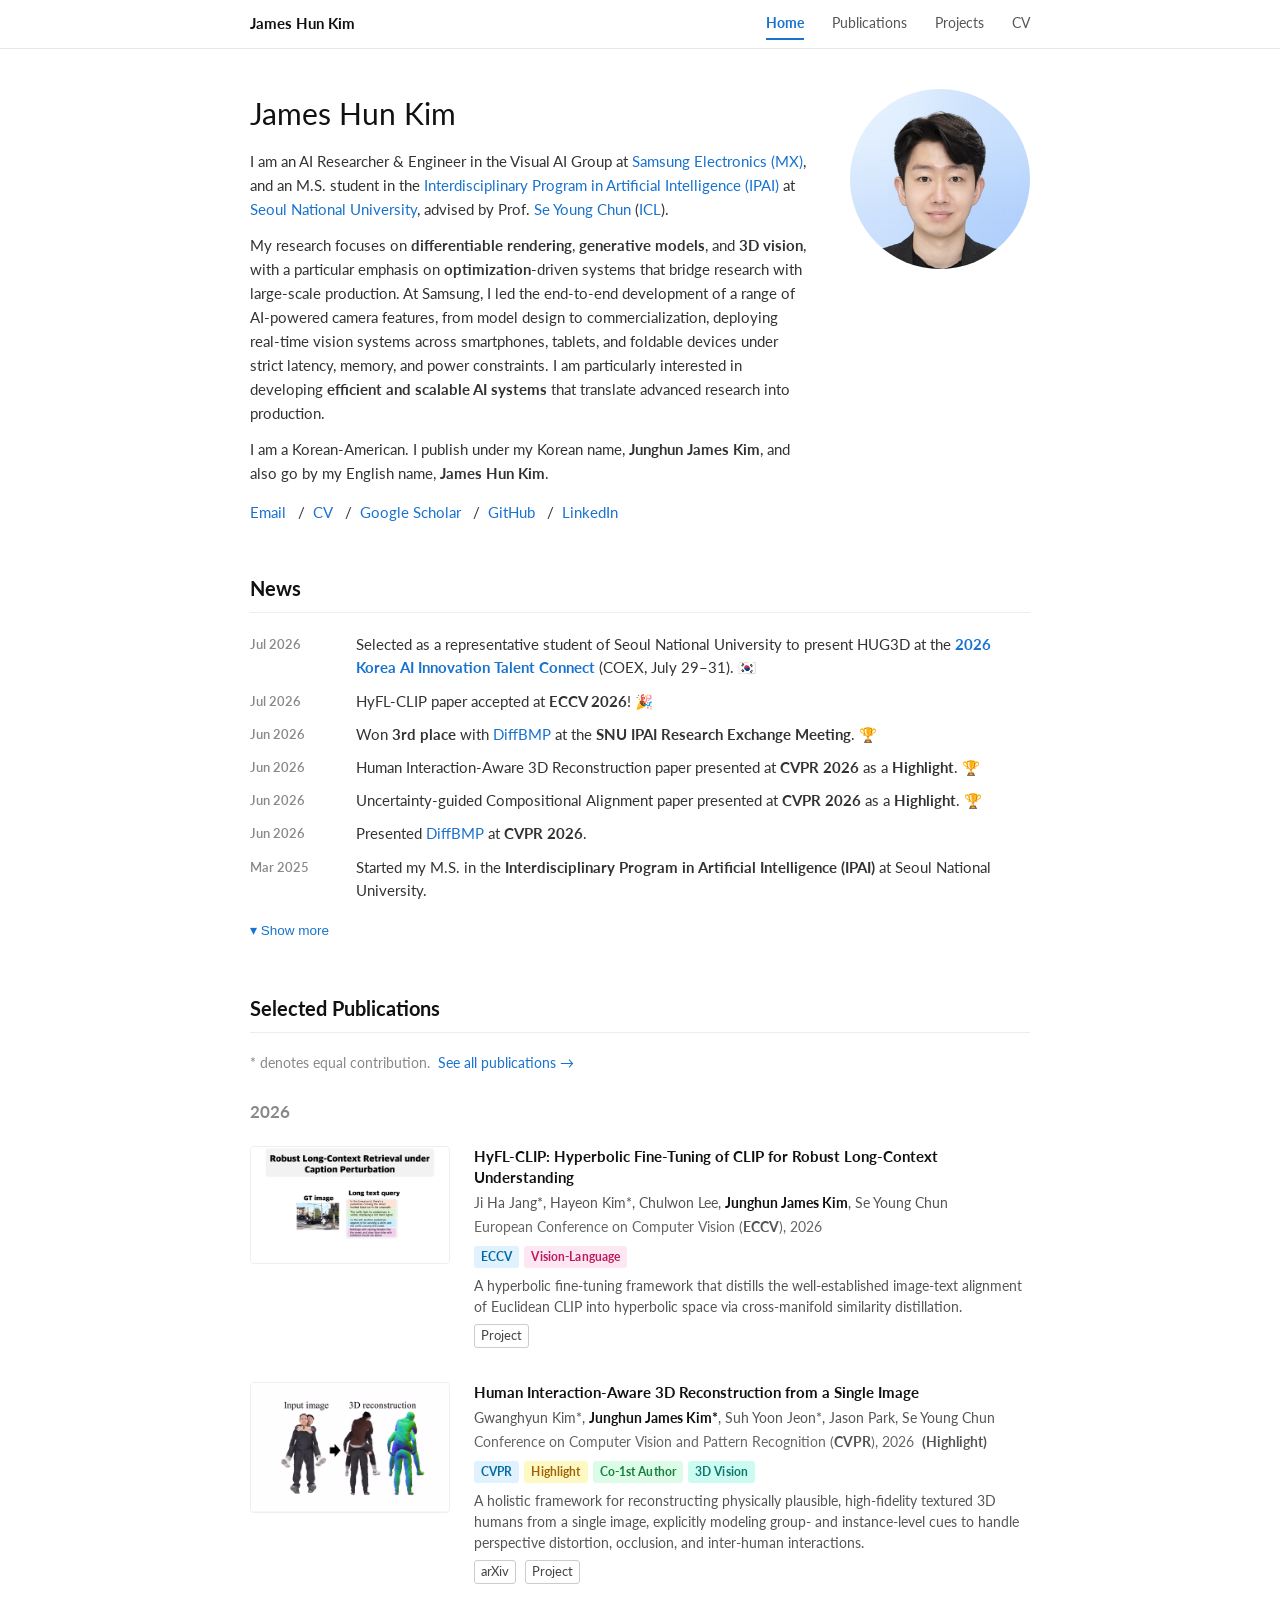
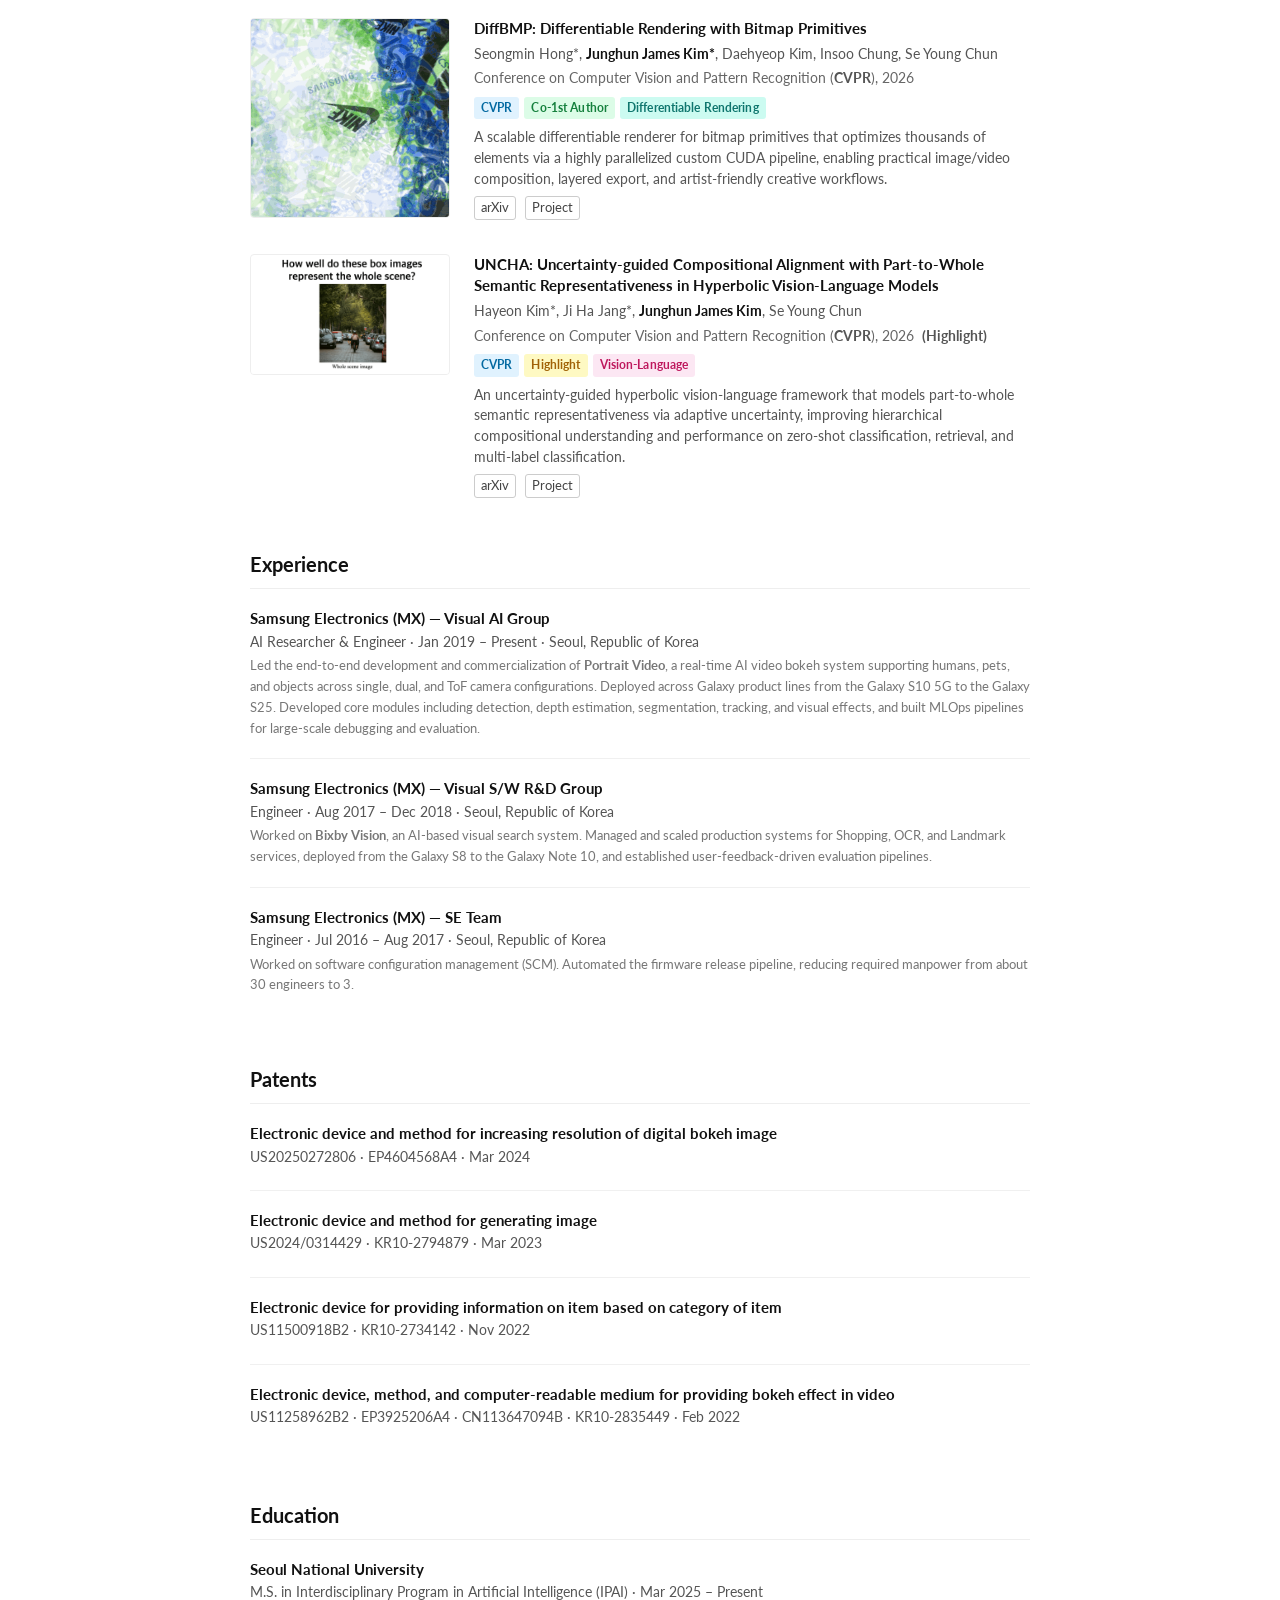
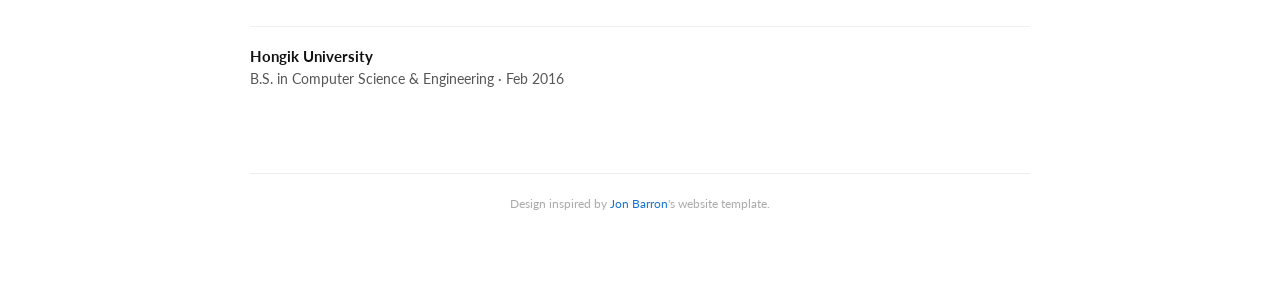
<file: index.html>
<!DOCTYPE HTML>
<html lang="en">
<head>
  <meta http-equiv="Content-Type" content="text/html; charset=UTF-8">
  <title>James Hun Kim</title>
  <meta name="author" content="James Hun Kim">
  <meta name="viewport" content="width=device-width, initial-scale=1">
  <meta name="description" content="James Hun Kim (Junghun James Kim) — AI Researcher &amp; Engineer at Samsung Electronics (MX). Differentiable Rendering, Generative Models, 3D Vision.">
  <link rel="stylesheet" type="text/css" href="stylesheet.css">
  <link href="https://fonts.googleapis.com/css2?family=Lato:wght@300;400;700&display=swap" rel="stylesheet">
</head>

<body>

<nav>
  <div class="nav-inner">
    <a href="/" class="nav-name">James Hun Kim</a>
    <a href="/" class="active">Home</a>
    <a href="/publications.html">Publications</a>
    <a href="/projects.html">Projects</a>
    <a href="files/CV_JamesHKim.pdf">CV</a>
  </div>
</nav>

<div id="main">

  <!-- Profile -->
  <div id="profile">
    <div id="profile-text">
      <p class="name">James Hun Kim</p>

      <p>
        I am an AI Researcher &amp; Engineer in the Visual AI Group at
        <a href="https://www.samsung.com/">Samsung Electronics (MX)</a>,
        and an M.S. student in the
        <a href="https://gsai.snu.ac.kr/">Interdisciplinary Program in Artificial Intelligence (IPAI)</a>
        at <a href="https://www.snu.ac.kr/">Seoul National University</a>,
        advised by Prof. <a href="https://icl.snu.ac.kr/pi">Se Young Chun</a>
        (<a href="https://icl.snu.ac.kr/">ICL</a>).
      </p>
      <p>
        My research focuses on <strong>differentiable rendering</strong>,
        <strong>generative models</strong>, and <strong>3D vision</strong>,
        with a particular emphasis on <strong>optimization</strong>-driven systems
        that bridge research with large-scale production.
        At Samsung, I led the end-to-end development of a range of AI-powered camera features,
        from model design to commercialization, deploying real-time vision systems
        across smartphones, tablets, and foldable devices under strict latency, memory,
        and power constraints.
        I am particularly interested in developing <strong>efficient and scalable AI systems</strong>
        that translate advanced research into production.
      </p>
      <p>
        I am a Korean-American. I publish under my Korean name, <strong>Junghun James Kim</strong>,
        and also go by my English name, <strong>James Hun Kim</strong>.
      </p>

      <div id="profile-links">
        <a href="mailto:jonghean12@snu.ac.kr">Email</a> &nbsp;/&nbsp;
        <a href="files/CV_JamesHKim.pdf">CV</a> &nbsp;/&nbsp;
        <a href="https://scholar.google.com/citations?user=S0kUV8sAAAAJ">Google Scholar</a> &nbsp;/&nbsp;
        <a href="https://github.com/jongheean11">GitHub</a> &nbsp;/&nbsp;
        <a href="https://www.linkedin.com/in/james-hun-kim-a4682b106/">LinkedIn</a>
      </div>
    </div>

    <div id="profile-photo">
      <img src="files/photo.jpg" alt="James Hun Kim">
    </div>
  </div>

  <!-- News -->
  <section>
    <h2>News</h2>
    <ul id="news-list">
      <li>
        <span class="news-date">Jul 2026</span>
        <span>Selected as a representative student of Seoul National University to present HUG3D at the <a href="https://www.aiconnectkorea.kr/"><strong>2026 Korea AI Innovation Talent Connect</strong></a> (COEX, July 29–31). 🇰🇷</span>
      </li>
      <li>
        <span class="news-date">Jul 2026</span>
        <span>HyFL-CLIP paper accepted at <strong>ECCV 2026</strong>! 🎉</span>
      </li>
      <li>
        <span class="news-date">Jun 2026</span>
        <span>Won <strong>3rd place</strong> with <a href="https://diffbmp.com/">DiffBMP</a> at the <strong>SNU IPAI Research Exchange Meeting</strong>. 🏆</span>
      </li>
      <li>
        <span class="news-date">Jun 2026</span>
        <span>Human Interaction-Aware 3D Reconstruction paper presented at <strong>CVPR 2026</strong> as a <strong>Highlight</strong>. 🏆</span>
      </li>
      <li>
        <span class="news-date">Jun 2026</span>
        <span>Uncertainty-guided Compositional Alignment paper presented at <strong>CVPR 2026</strong> as a <strong>Highlight</strong>. 🏆</span>
      </li>
      <li>
        <span class="news-date">Jun 2026</span>
        <span>Presented <a href="https://diffbmp.com/">DiffBMP</a> at <strong>CVPR 2026</strong>.</span>
      </li>
      <li>
        <span class="news-date">Mar 2025</span>
        <span>Started my M.S. in the <strong>Interdisciplinary Program in Artificial Intelligence (IPAI)</strong> at Seoul National University.</span>
      </li>
      <div id="news-extra">
        <li>
          <span class="news-date">Mar 2024</span>
          <span>Filed a patent on increasing the resolution of <strong>digital bokeh images</strong> (US20250272806, EP4604568A4).</span>
        </li>
        <li>
          <span class="news-date">Mar 2023</span>
          <span>Filed a patent on an adaptive camera pipeline switching between <strong>stereo and AI-based bokeh</strong> (US2024/0314429, KR10-2794879).</span>
        </li>
        <li>
          <span class="news-date">Nov 2022</span>
          <span>Patent on <strong>category-aware visual item retrieval</strong> granted (US11500918B2, KR10-2734142).</span>
        </li>
        <li>
          <span class="news-date">Feb 2022</span>
          <span>Patent on <strong>multi-camera video bokeh</strong> granted (US11258962B2, KR10-2835449).</span>
        </li>
        <li>
          <span class="news-date">Jan 2019</span>
          <span>Joined the <strong>Visual AI Group</strong> at Samsung MX — leading end-to-end development of <strong>Portrait Video</strong>, deployed from the Galaxy S10 5G to the Galaxy S25.</span>
        </li>
        <li>
          <span class="news-date">Nov 2018</span>
          <span>One-Shot Item Search with Multimodal Data preprint released on <a href="https://arxiv.org/abs/1811.10969"><strong>arXiv</strong></a>.</span>
        </li>
        <li>
          <span class="news-date">Aug 2017</span>
          <span>Moved to the <strong>Visual S/W R&amp;D Group</strong> at Samsung MX to work on <strong>Bixby Vision</strong>, an AI-based visual search system.</span>
        </li>
        <li>
          <span class="news-date">Jul 2016</span>
          <span>Joined <strong>Samsung Electronics (MX)</strong>.</span>
        </li>
        <li>
          <span class="news-date">May 2015</span>
          <span>Selected for the <strong>Science &amp; Engineering Startup Nurturing Program</strong>, a national grant by NIPA (National IT Industry Promotion Agency), and awarded ₩50,000,000 in funding. 🏆</span>
        </li>
        <li>
          <span class="news-date">May 2014</span>
          <span>Selected for the <strong>Creative Challenge SW R&amp;D Program</strong>, a national R&amp;D grant by NIPA (National IT Industry Promotion Agency), and awarded ₩100,000,000 in funding. 🏆</span>
        </li>
      </div>
    </ul>
    <button id="show-more-btn" onclick="toggleNews()">&#9662; Show more</button>
  </section>

  <!-- Selected Publications -->
  <section>
    <h2>Selected Publications</h2>
    <p style="font-size:13.5px;color:#888;margin-bottom:24px;">
      * denotes equal contribution. &nbsp;<a href="/publications.html">See all publications &rarr;</a>
    </p>

    <!-- 2026 -->
    <p class="pub-year-heading">2026</p>

    <div class="pub">
      <div class="pub-thumb">
        <img src="files/pub/hyfl.gif" alt="HyFL-CLIP thumbnail">
      </div>
      <div class="pub-body">
        <p class="pub-title">
          <a href="https://janeyeon.github.io/hyflclip">HyFL-CLIP: Hyperbolic Fine-Tuning of CLIP for Robust Long-Context Understanding</a>
        </p>
        <p class="pub-authors">
          Ji Ha Jang*, Hayeon Kim*, Chulwon Lee, <strong>Junghun James Kim</strong>, Se Young Chun
        </p>
        <p class="pub-venue">
          European Conference on Computer Vision (<span class="venue-name">ECCV</span>), 2026
        </p>
        <div class="pub-tags">
          <span class="tag tag-venue">ECCV</span>
          <span class="tag tag-genmodel">Vision-Language</span>
        </div>
        <p class="pub-desc">
          A hyperbolic fine-tuning framework that distills the well-established image-text alignment
          of Euclidean CLIP into hyperbolic space via cross-manifold similarity distillation.
        </p>
        <div class="pub-links">
          <a href="https://janeyeon.github.io/hyflclip">Project</a>
        </div>
      </div>
    </div>

    <div class="pub">
      <div class="pub-thumb">
        <img src="files/pub/hug3d.gif" alt="Human Interaction-Aware 3D Reconstruction thumbnail">
      </div>
      <div class="pub-body">
        <p class="pub-title">
          <a href="https://jongheean11.github.io/HUG3D_project/">Human Interaction-Aware 3D Reconstruction from a Single Image</a>
        </p>
        <p class="pub-authors">
          Gwanghyun Kim*, <strong>Junghun James Kim*</strong>, Suh Yoon Jeon*, Jason Park, Se Young Chun
        </p>
        <p class="pub-venue">
          Conference on Computer Vision and Pattern Recognition (<span class="venue-name">CVPR</span>), 2026 &nbsp;<span class="venue-name">(Highlight)</span>
        </p>
        <div class="pub-tags">
          <span class="tag tag-venue">CVPR</span>
          <span class="tag tag-highlight">Highlight</span>
          <span class="tag tag-author">Co-1st Author</span>
          <span class="tag tag-dr">3D Vision</span>
        </div>
        <p class="pub-desc">
          A holistic framework for reconstructing physically plausible, high-fidelity textured 3D humans
          from a single image, explicitly modeling group- and instance-level cues to handle
          perspective distortion, occlusion, and inter-human interactions.
        </p>
        <div class="pub-links">
          <a href="https://arxiv.org/abs/2604.05436">arXiv</a>
          <a href="https://jongheean11.github.io/HUG3D_project/">Project</a>
        </div>
      </div>
    </div>

    <div class="pub">
      <div class="pub-thumb">
        <img src="files/pub/diffbmp.gif" alt="DiffBMP thumbnail">
      </div>
      <div class="pub-body">
        <p class="pub-title">
          <a href="https://diffbmp.com/">DiffBMP: Differentiable Rendering with Bitmap Primitives</a>
        </p>
        <p class="pub-authors">
          Seongmin Hong*, <strong>Junghun James Kim*</strong>, Daehyeop Kim, Insoo Chung, Se Young Chun
        </p>
        <p class="pub-venue">
          Conference on Computer Vision and Pattern Recognition (<span class="venue-name">CVPR</span>), 2026
        </p>
        <div class="pub-tags">
          <span class="tag tag-venue">CVPR</span>
          <span class="tag tag-author">Co-1st Author</span>
          <span class="tag tag-dr">Differentiable Rendering</span>
        </div>
        <p class="pub-desc">
          A scalable differentiable renderer for bitmap primitives that optimizes thousands of elements
          via a highly parallelized custom CUDA pipeline, enabling practical image/video composition,
          layered export, and artist-friendly creative workflows.
        </p>
        <div class="pub-links">
          <a href="https://arxiv.org/abs/2602.22625">arXiv</a>
          <a href="https://diffbmp.com/">Project</a>
        </div>
      </div>
    </div>

    <div class="pub">
      <div class="pub-thumb">
        <img src="files/pub/uncha.gif" alt="UNCHA thumbnail">
      </div>
      <div class="pub-body">
        <p class="pub-title">
          <a href="https://jeeit17.github.io/UNCHA-project_page/">UNCHA: Uncertainty-guided Compositional Alignment with Part-to-Whole Semantic Representativeness in Hyperbolic Vision-Language Models</a>
        </p>
        <p class="pub-authors">
          Hayeon Kim*, Ji Ha Jang*, <strong>Junghun James Kim</strong>, Se Young Chun
        </p>
        <p class="pub-venue">
          Conference on Computer Vision and Pattern Recognition (<span class="venue-name">CVPR</span>), 2026 &nbsp;<span class="venue-name">(Highlight)</span>
        </p>
        <div class="pub-tags">
          <span class="tag tag-venue">CVPR</span>
          <span class="tag tag-highlight">Highlight</span>
          <span class="tag tag-genmodel">Vision-Language</span>
        </div>
        <p class="pub-desc">
          An uncertainty-guided hyperbolic vision-language framework that models part-to-whole semantic
          representativeness via adaptive uncertainty, improving hierarchical compositional understanding
          and performance on zero-shot classification, retrieval, and multi-label classification.
        </p>
        <div class="pub-links">
          <a href="https://arxiv.org/abs/2603.22042">arXiv</a>
          <a href="https://jeeit17.github.io/UNCHA-project_page/">Project</a>
        </div>
      </div>
    </div>

  </section>

  <!-- Experience -->
  <section>
    <h2>Experience</h2>
    <ul class="item-list">
      <li>
        <p class="item-title">Samsung Electronics (MX) — Visual AI Group</p>
        <p class="item-meta">AI Researcher &amp; Engineer · Jan 2019 – Present · Seoul, Republic of Korea</p>
        <p class="item-venue">
          Led the end-to-end development and commercialization of <strong>Portrait Video</strong>,
          a real-time AI video bokeh system supporting humans, pets, and objects across single, dual,
          and ToF camera configurations. Deployed across Galaxy product lines from the Galaxy S10 5G
          to the Galaxy S25. Developed core modules including detection, depth estimation, segmentation,
          tracking, and visual effects, and built MLOps pipelines for large-scale debugging and evaluation.
        </p>
      </li>
      <li>
        <p class="item-title">Samsung Electronics (MX) — Visual S/W R&amp;D Group</p>
        <p class="item-meta">Engineer · Aug 2017 – Dec 2018 · Seoul, Republic of Korea</p>
        <p class="item-venue">
          Worked on <strong>Bixby Vision</strong>, an AI-based visual search system. Managed and scaled
          production systems for Shopping, OCR, and Landmark services, deployed from the Galaxy S8
          to the Galaxy Note 10, and established user-feedback-driven evaluation pipelines.
        </p>
      </li>
      <li>
        <p class="item-title">Samsung Electronics (MX) — SE Team</p>
        <p class="item-meta">Engineer · Jul 2016 – Aug 2017 · Seoul, Republic of Korea</p>
        <p class="item-venue">
          Worked on software configuration management (SCM). Automated the firmware release pipeline,
          reducing required manpower from about 30 engineers to 3.
        </p>
      </li>
    </ul>
  </section>

  <!-- Patents -->
  <section>
    <h2>Patents</h2>
    <ul class="item-list">
      <li>
        <p class="item-title">Electronic device and method for increasing resolution of digital bokeh image</p>
        <p class="item-meta">US20250272806 · EP4604568A4 · Mar 2024</p>
      </li>
      <li>
        <p class="item-title">Electronic device and method for generating image</p>
        <p class="item-meta">US2024/0314429 · KR10-2794879 · Mar 2023</p>
      </li>
      <li>
        <p class="item-title">Electronic device for providing information on item based on category of item</p>
        <p class="item-meta">US11500918B2 · KR10-2734142 · Nov 2022</p>
      </li>
      <li>
        <p class="item-title">Electronic device, method, and computer-readable medium for providing bokeh effect in video</p>
        <p class="item-meta">US11258962B2 · EP3925206A4 · CN113647094B · KR10-2835449 · Feb 2022</p>
      </li>
    </ul>
  </section>

  <!-- Education -->
  <section>
    <h2>Education</h2>
    <ul class="item-list">
      <li>
        <p class="item-title">Seoul National University</p>
        <p class="item-meta">M.S. in Interdisciplinary Program in Artificial Intelligence (IPAI) · Mar 2025 – Present</p>
      </li>
      <li>
        <p class="item-title">Hongik University</p>
        <p class="item-meta">B.S. in Computer Science &amp; Engineering · Feb 2016</p>
      </li>
    </ul>
  </section>

  <footer>
    Design inspired by <a href="https://jonbarron.info/">Jon Barron</a>'s website template.
  </footer>

</div>

<script data-goatcounter="https://jongheean11.goatcounter.com/count" async src="//gc.zgo.at/count.js"></script>
<script>
function toggleNews() {
  var extra = document.getElementById('news-extra');
  var btn = document.getElementById('show-more-btn');
  var open = extra.style.display === 'block';
  extra.style.display = open ? 'none' : 'block';
  btn.innerHTML = open ? '&#9662; Show more' : '&#9652; Show less';
}
</script>

</body>
</html>
</file>
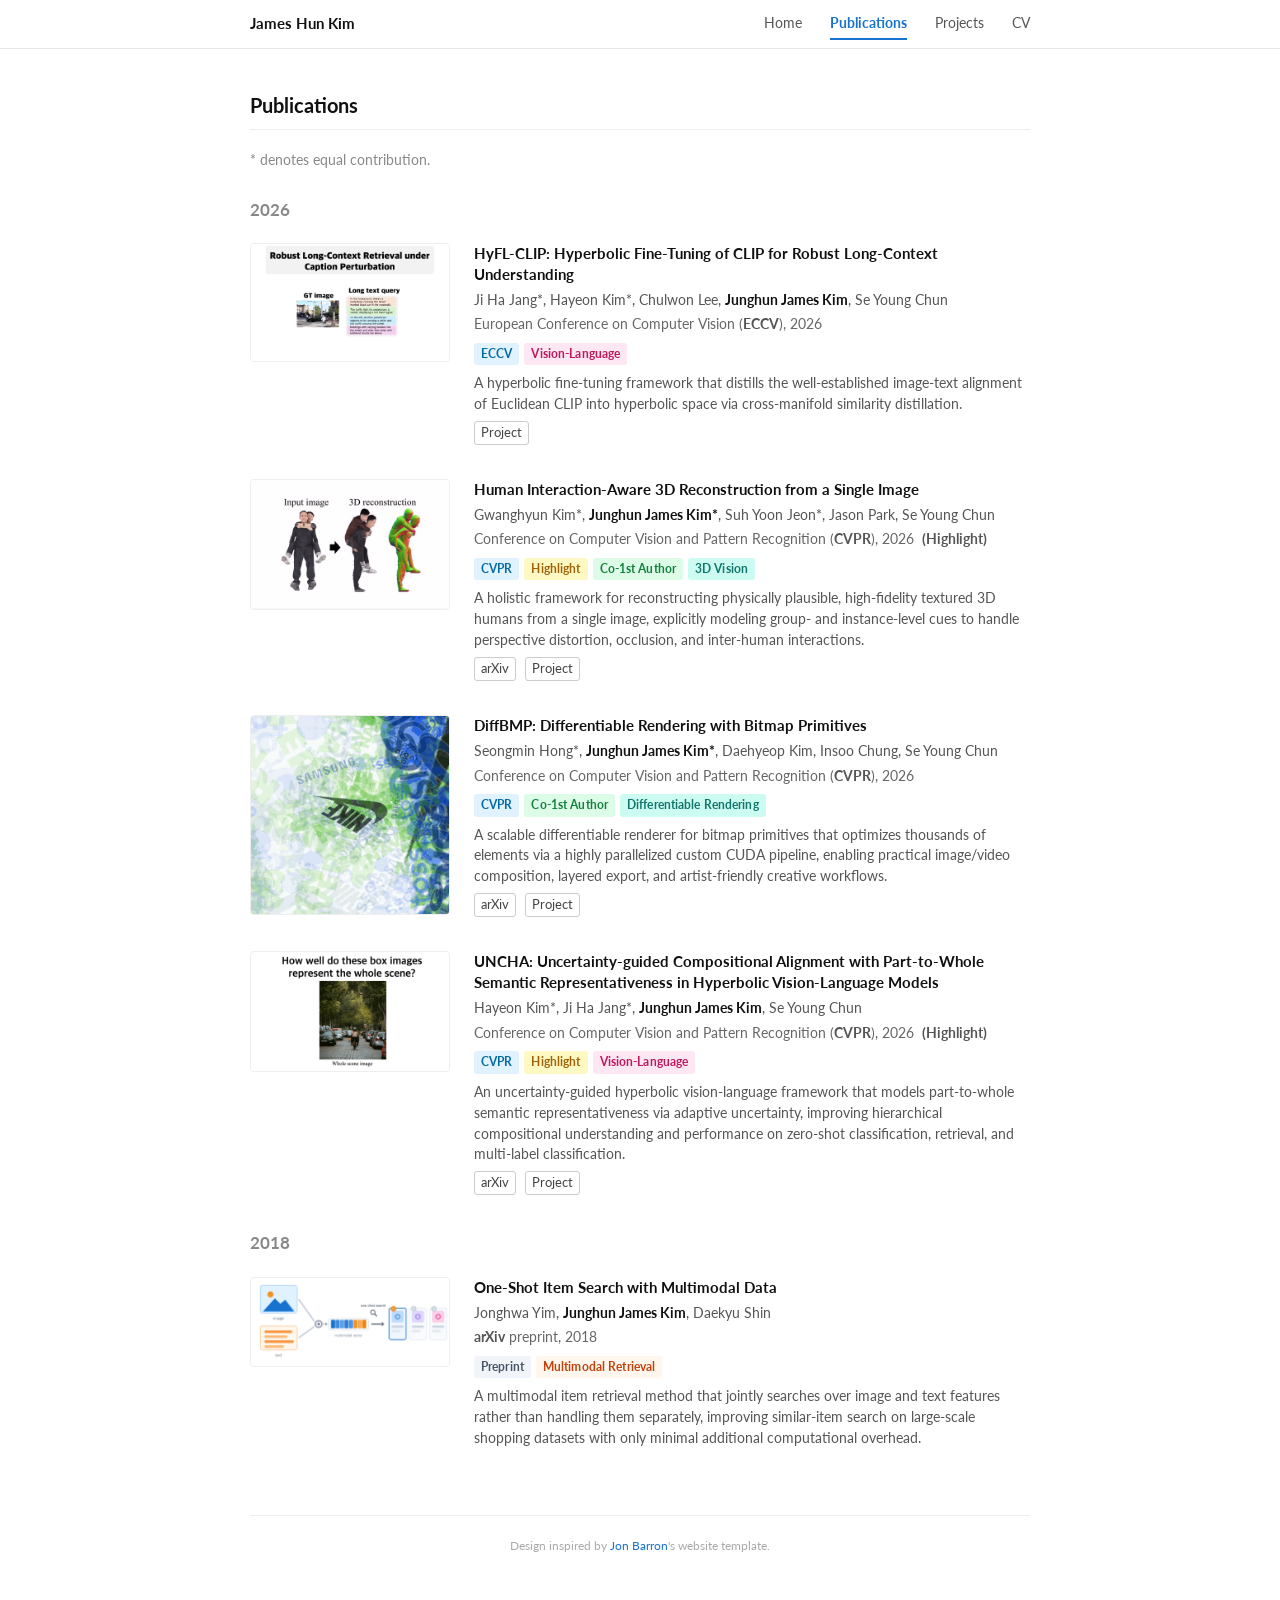
<file: publications.html>
<!DOCTYPE HTML>
<html lang="en">
<head>
  <meta http-equiv="Content-Type" content="text/html; charset=UTF-8">
  <title>Publications · James Hun Kim</title>
  <meta name="author" content="James Hun Kim">
  <meta name="viewport" content="width=device-width, initial-scale=1">
  <meta name="description" content="Publications of James Hun Kim (Junghun James Kim).">
  <link rel="stylesheet" type="text/css" href="stylesheet.css">
  <link href="https://fonts.googleapis.com/css2?family=Lato:wght@300;400;700&display=swap" rel="stylesheet">
</head>

<body>

<nav>
  <div class="nav-inner">
    <a href="/" class="nav-name">James Hun Kim</a>
    <a href="/">Home</a>
    <a href="/publications.html" class="active">Publications</a>
    <a href="/projects.html">Projects</a>
    <a href="files/CV_JamesHKim.pdf">CV</a>
  </div>
</nav>

<div id="main">

  <section>
    <h2>Publications</h2>
    <p style="font-size:13.5px;color:#888;margin-bottom:24px;">* denotes equal contribution.</p>

    <!-- 2026 -->
    <p class="pub-year-heading">2026</p>

    <div class="pub">
      <div class="pub-thumb">
        <img src="files/pub/hyfl.gif" alt="HyFL-CLIP thumbnail">
      </div>
      <div class="pub-body">
        <p class="pub-title">
          <a href="https://janeyeon.github.io/hyflclip">HyFL-CLIP: Hyperbolic Fine-Tuning of CLIP for Robust Long-Context Understanding</a>
        </p>
        <p class="pub-authors">
          Ji Ha Jang*, Hayeon Kim*, Chulwon Lee, <strong>Junghun James Kim</strong>, Se Young Chun
        </p>
        <p class="pub-venue">
          European Conference on Computer Vision (<span class="venue-name">ECCV</span>), 2026
        </p>
        <div class="pub-tags">
          <span class="tag tag-venue">ECCV</span>
          <span class="tag tag-genmodel">Vision-Language</span>
        </div>
        <p class="pub-desc">
          A hyperbolic fine-tuning framework that distills the well-established image-text alignment
          of Euclidean CLIP into hyperbolic space via cross-manifold similarity distillation.
        </p>
        <div class="pub-links">
          <a href="https://janeyeon.github.io/hyflclip">Project</a>
        </div>
      </div>
    </div>

    <div class="pub">
      <div class="pub-thumb">
        <img src="files/pub/hug3d.gif" alt="Human Interaction-Aware 3D Reconstruction thumbnail">
      </div>
      <div class="pub-body">
        <p class="pub-title">
          <a href="https://jongheean11.github.io/HUG3D_project/">Human Interaction-Aware 3D Reconstruction from a Single Image</a>
        </p>
        <p class="pub-authors">
          Gwanghyun Kim*, <strong>Junghun James Kim*</strong>, Suh Yoon Jeon*, Jason Park, Se Young Chun
        </p>
        <p class="pub-venue">
          Conference on Computer Vision and Pattern Recognition (<span class="venue-name">CVPR</span>), 2026 &nbsp;<span class="venue-name">(Highlight)</span>
        </p>
        <div class="pub-tags">
          <span class="tag tag-venue">CVPR</span>
          <span class="tag tag-highlight">Highlight</span>
          <span class="tag tag-author">Co-1st Author</span>
          <span class="tag tag-dr">3D Vision</span>
        </div>
        <p class="pub-desc">
          A holistic framework for reconstructing physically plausible, high-fidelity textured 3D humans
          from a single image, explicitly modeling group- and instance-level cues to handle
          perspective distortion, occlusion, and inter-human interactions.
        </p>
        <div class="pub-links">
          <a href="https://arxiv.org/abs/2604.05436">arXiv</a>
          <a href="https://jongheean11.github.io/HUG3D_project/">Project</a>
        </div>
      </div>
    </div>

    <div class="pub">
      <div class="pub-thumb">
        <img src="files/pub/diffbmp.gif" alt="DiffBMP thumbnail">
      </div>
      <div class="pub-body">
        <p class="pub-title">
          <a href="https://diffbmp.com/">DiffBMP: Differentiable Rendering with Bitmap Primitives</a>
        </p>
        <p class="pub-authors">
          Seongmin Hong*, <strong>Junghun James Kim*</strong>, Daehyeop Kim, Insoo Chung, Se Young Chun
        </p>
        <p class="pub-venue">
          Conference on Computer Vision and Pattern Recognition (<span class="venue-name">CVPR</span>), 2026
        </p>
        <div class="pub-tags">
          <span class="tag tag-venue">CVPR</span>
          <span class="tag tag-author">Co-1st Author</span>
          <span class="tag tag-dr">Differentiable Rendering</span>
        </div>
        <p class="pub-desc">
          A scalable differentiable renderer for bitmap primitives that optimizes thousands of elements
          via a highly parallelized custom CUDA pipeline, enabling practical image/video composition,
          layered export, and artist-friendly creative workflows.
        </p>
        <div class="pub-links">
          <a href="https://arxiv.org/abs/2602.22625">arXiv</a>
          <a href="https://diffbmp.com/">Project</a>
        </div>
      </div>
    </div>

    <div class="pub">
      <div class="pub-thumb">
        <img src="files/pub/uncha.gif" alt="UNCHA thumbnail">
      </div>
      <div class="pub-body">
        <p class="pub-title">
          <a href="https://jeeit17.github.io/UNCHA-project_page/">UNCHA: Uncertainty-guided Compositional Alignment with Part-to-Whole Semantic Representativeness in Hyperbolic Vision-Language Models</a>
        </p>
        <p class="pub-authors">
          Hayeon Kim*, Ji Ha Jang*, <strong>Junghun James Kim</strong>, Se Young Chun
        </p>
        <p class="pub-venue">
          Conference on Computer Vision and Pattern Recognition (<span class="venue-name">CVPR</span>), 2026 &nbsp;<span class="venue-name">(Highlight)</span>
        </p>
        <div class="pub-tags">
          <span class="tag tag-venue">CVPR</span>
          <span class="tag tag-highlight">Highlight</span>
          <span class="tag tag-genmodel">Vision-Language</span>
        </div>
        <p class="pub-desc">
          An uncertainty-guided hyperbolic vision-language framework that models part-to-whole semantic
          representativeness via adaptive uncertainty, improving hierarchical compositional understanding
          and performance on zero-shot classification, retrieval, and multi-label classification.
        </p>
        <div class="pub-links">
          <a href="https://arxiv.org/abs/2603.22042">arXiv</a>
          <a href="https://jeeit17.github.io/UNCHA-project_page/">Project</a>
        </div>
      </div>
    </div>

    <!-- 2018 -->
    <p class="pub-year-heading">2018</p>

    <div class="pub">
      <div class="pub-thumb">
        <img src="files/pub/oneshot.png" alt="One-Shot Item Search thumbnail">
      </div>
      <div class="pub-body">
        <p class="pub-title">
          <a href="https://arxiv.org/abs/1811.10969">One-Shot Item Search with Multimodal Data</a>
        </p>
        <p class="pub-authors">
          Jonghwa Yim, <strong>Junghun James Kim</strong>, Daekyu Shin
        </p>
        <p class="pub-venue">
          <span class="venue-name">arXiv</span> preprint, 2018
        </p>
        <div class="pub-tags">
          <span class="tag tag-journal">Preprint</span>
          <span class="tag tag-ci">Multimodal Retrieval</span>
        </div>
        <p class="pub-desc">
          A multimodal item retrieval method that jointly searches over image and text features
          rather than handling them separately, improving similar-item search on large-scale
          shopping datasets with only minimal additional computational overhead.
        </p>
      </div>
    </div>
  </section>

  <footer>
    Design inspired by <a href="https://jonbarron.info/">Jon Barron</a>'s website template.
  </footer>

</div>

<script data-goatcounter="https://jongheean11.goatcounter.com/count" async src="//gc.zgo.at/count.js"></script>

</body>
</html>
</file>
<file: stylesheet.css>
* {
  margin: 0;
  padding: 0;
  box-sizing: border-box;
}

body {
  font-family: 'Lato', Verdana, Helvetica, sans-serif;
  font-size: 15px;
  background: #fff;
  color: #333;
  line-height: 1.6;
}

a {
  color: #1772d0;
  text-decoration: none;
}

a:hover, a:focus {
  color: #f09228;
  text-decoration: underline;
}

/* ---- Navigation ---- */
nav {
  background: #fff;
  border-bottom: 1px solid #e5e7eb;
  position: sticky;
  top: 0;
  z-index: 100;
}

.nav-inner {
  max-width: 820px;
  margin: 0 auto;
  padding: 0 20px;
  height: 48px;
  display: flex;
  align-items: center;
  gap: 28px;
}

.nav-name {
  font-weight: 700;
  color: #111;
  font-size: 15px;
  flex: 1;
  text-decoration: none;
}

.nav-name:hover { color: #1772d0; text-decoration: none; }

nav a {
  color: #555;
  font-size: 14px;
  text-decoration: none;
  padding: 4px 0;
  border-bottom: 2px solid transparent;
}

nav a:hover { color: #1772d0; text-decoration: none; border-bottom-color: #1772d0; }
nav a.active { color: #1772d0; font-weight: 700; border-bottom-color: #1772d0; }

/* ---- Main ---- */
#main {
  max-width: 820px;
  margin: 0 auto;
  padding: 40px 20px 80px;
}

/* ---- Profile ---- */
#profile {
  display: flex;
  align-items: flex-start;
  gap: 40px;
  margin-bottom: 48px;
}

#profile-text {
  flex: 1;
}

.name {
  font-size: 30px;
  font-weight: 400;
  margin-bottom: 16px;
  color: #111;
}

#profile-text p {
  margin-bottom: 12px;
}

#profile-links {
  margin-top: 16px;
  font-size: 14.5px;
}

#profile-links a {
  margin-right: 4px;
}

#profile-photo {
  flex-shrink: 0;
  width: 180px;
}

#profile-photo img {
  width: 180px;
  height: 180px;
  border-radius: 50%;
  object-fit: cover;
  object-position: top center;
  display: block;
}

/* ---- Sections ---- */
section {
  margin-bottom: 48px;
}

section h2 {
  font-size: 20px;
  font-weight: 700;
  color: #111;
  border-bottom: 1px solid #eee;
  padding-bottom: 8px;
  margin-bottom: 20px;
}

/* ---- News ---- */
#news-list {
  list-style: none;
  padding: 0;
}

#news-list li {
  display: flex;
  gap: 16px;
  margin-bottom: 10px;
  font-size: 14.5px;
}

.news-date {
  flex-shrink: 0;
  width: 90px;
  color: #888;
  font-weight: 600;
  font-size: 13px;
  padding-top: 1px;
}

#news-extra { display: none; }

#show-more-btn {
  background: none;
  border: none;
  color: #1772d0;
  cursor: pointer;
  font-size: 13.5px;
  padding: 6px 0;
  margin-top: 4px;
}

#show-more-btn:hover { color: #f09228; }

/* ---- Publications ---- */
.pub {
  display: flex;
  gap: 24px;
  margin-bottom: 32px;
  align-items: flex-start;
}

.pub-thumb {
  flex-shrink: 0;
  width: 200px;
}

.pub-thumb img,
.pub-thumb video {
  width: 100%;
  height: auto;
  display: block;
  border-radius: 4px;
  border: 1px solid #eee;
}

.pub-thumb .no-thumb {
  width: 200px;
  height: 110px;
  background: #f5f5f5;
  border-radius: 4px;
  border: 1px solid #eee;
  display: flex;
  align-items: center;
  justify-content: center;
  font-size: 11px;
  color: #bbb;
}

.pub-body { flex: 1; }

.pub-title {
  font-size: 15px;
  font-weight: 700;
  color: #111;
  margin-bottom: 4px;
  line-height: 1.4;
}

.pub-title a { color: #111; }
.pub-title a:hover { color: #1772d0; text-decoration: none; }

.pub-authors {
  font-size: 14px;
  margin-bottom: 3px;
  color: #555;
}

.pub-authors strong { color: #111; }

.pub-venue {
  font-size: 13.5px;
  color: #666;
  margin-bottom: 7px;
}

.pub-venue .venue-name {
  font-weight: 700;
  color: #555;
}

.pub-desc {
  font-size: 13.5px;
  color: #555;
  line-height: 1.55;
  margin-bottom: 6px;
}

.pub-links { font-size: 13px; }

.pub-links a {
  display: inline-block;
  margin-right: 6px;
  margin-bottom: 2px;
  padding: 1px 6px;
  border: 1px solid #ccc;
  border-radius: 3px;
  color: #444;
  font-size: 12.5px;
}

.pub-links a:hover {
  background: #f09228;
  border-color: #f09228;
  color: #fff;
  text-decoration: none;
}

.pub-year-heading {
  font-size: 17px;
  font-weight: 700;
  color: #888;
  margin-bottom: 20px;
  margin-top: 8px;
}

/* ---- Tags ---- */
.pub-tags {
  display: flex;
  flex-wrap: wrap;
  gap: 5px;
  margin-bottom: 8px;
  margin-top: 6px;
}

.tag {
  display: inline-block;
  padding: 2px 7px;
  border-radius: 3px;
  font-size: 11.5px;
  font-weight: 700;
  letter-spacing: 0.01em;
  line-height: 1.6;
}

/* Venue */
.tag-venue     { background: #e0f2fe; color: #0369a1; }

/* Highlight / award */
.tag-highlight { background: #fef9c3; color: #a16207; }

/* Author role */
.tag-author    { background: #dcfce7; color: #15803d; }

/* Journal / preprint */
.tag-journal   { background: #f1f5f9; color: #475569; }

/* Research area */
.tag-genmodel  { background: #fce7f3; color: #be185d; }   /* Generative / VLM  - rose   */
.tag-ci        { background: #fff7ed; color: #c2410c; }   /* Retrieval / CI    - orange */
.tag-dr        { background: #ccfbf1; color: #0f766e; }   /* Diff. Rendering   - teal   */
.tag-opt       { background: #ede9fe; color: #7c3aed; }   /* Optimization      - violet */

/* ---- Item lists (experience / patents / education) ---- */
.item-list {
  list-style: none;
  padding: 0;
}

.item-list li {
  margin-bottom: 20px;
  padding-bottom: 20px;
  border-bottom: 1px solid #f0f0f0;
}

.item-list li:last-child { border-bottom: none; }

.item-title {
  font-size: 14.5px;
  font-weight: 700;
  color: #111;
  margin-bottom: 2px;
  line-height: 1.4;
}

.item-meta {
  font-size: 13.5px;
  color: #555;
  margin-bottom: 2px;
}

.item-venue {
  font-size: 13px;
  color: #777;
}

.item-stack {
  font-size: 12.5px;
  color: #9aa3af;
  margin-top: 4px;
  margin-bottom: 6px;
}

/* ---- Footer ---- */
footer {
  text-align: center;
  font-size: 12px;
  color: #aaa;
  margin-top: 60px;
  border-top: 1px solid #eee;
  padding-top: 20px;
}

/* ---- Responsive ---- */
@media (max-width: 600px) {
  .nav-inner { gap: 16px; }
  .nav-name { font-size: 13px; }
  nav a { font-size: 13px; }

  #profile {
    flex-direction: column-reverse;
    align-items: center;
  }
  #profile-photo {
    width: auto;
  }
  #profile-photo img {
    width: 140px;
    height: 140px;
  }
  .pub {
    flex-direction: column;
  }
  .pub-thumb { width: 100%; }
  .pub-thumb img { width: 100%; height: auto; }
  .pub-thumb .no-thumb { width: 100%; height: 120px; }
}
</file>
